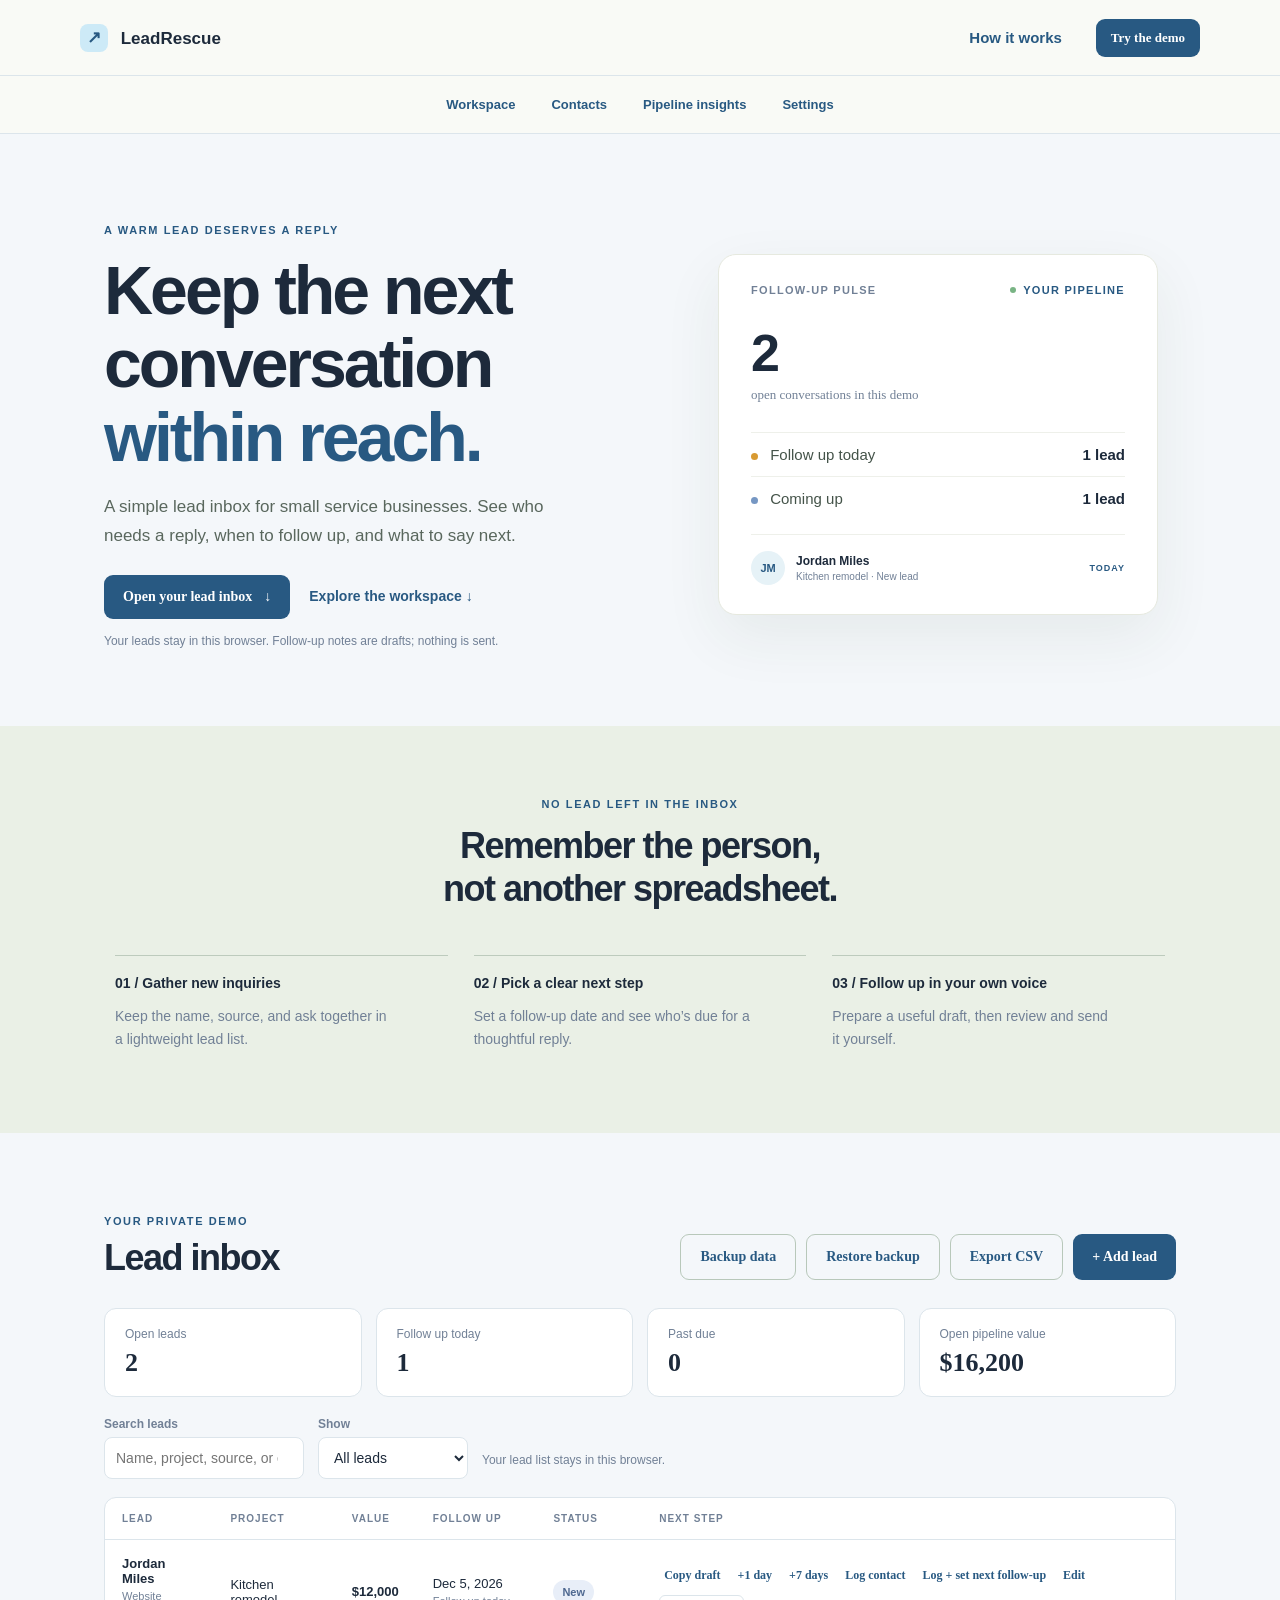
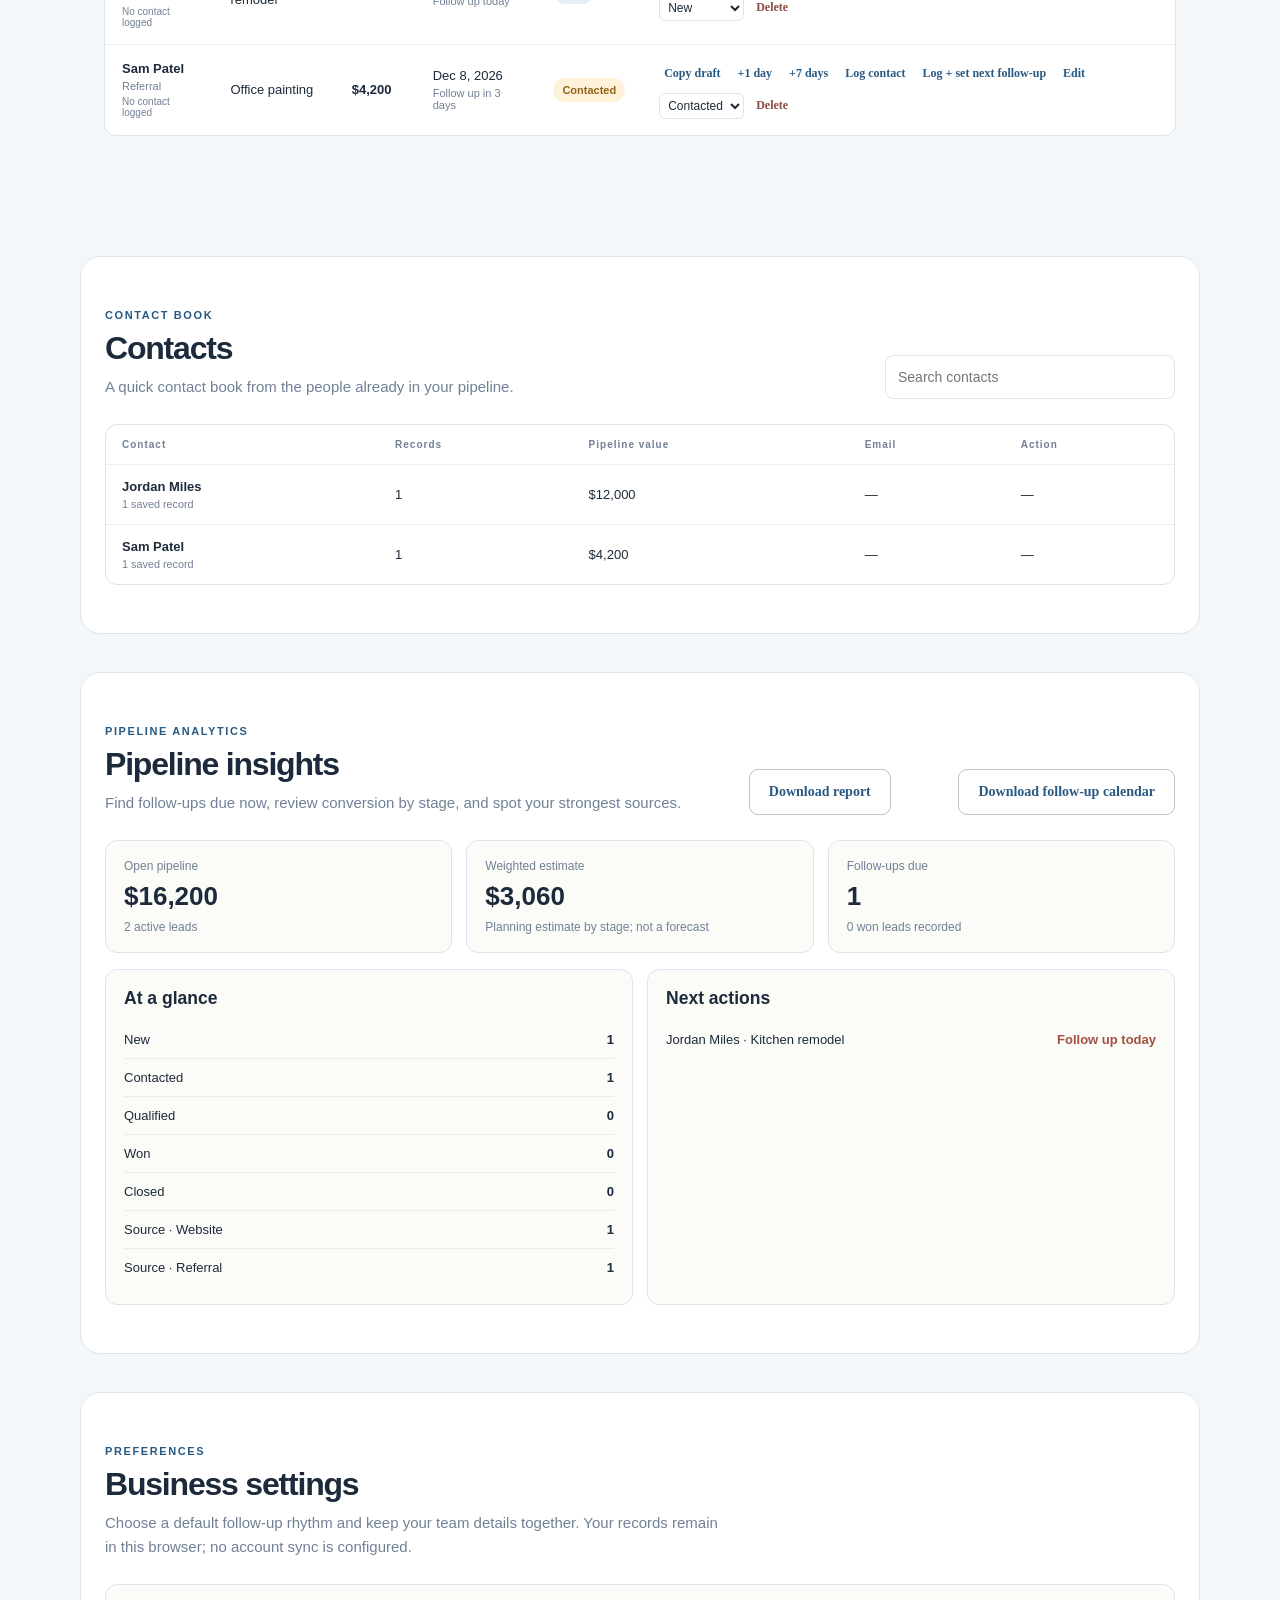
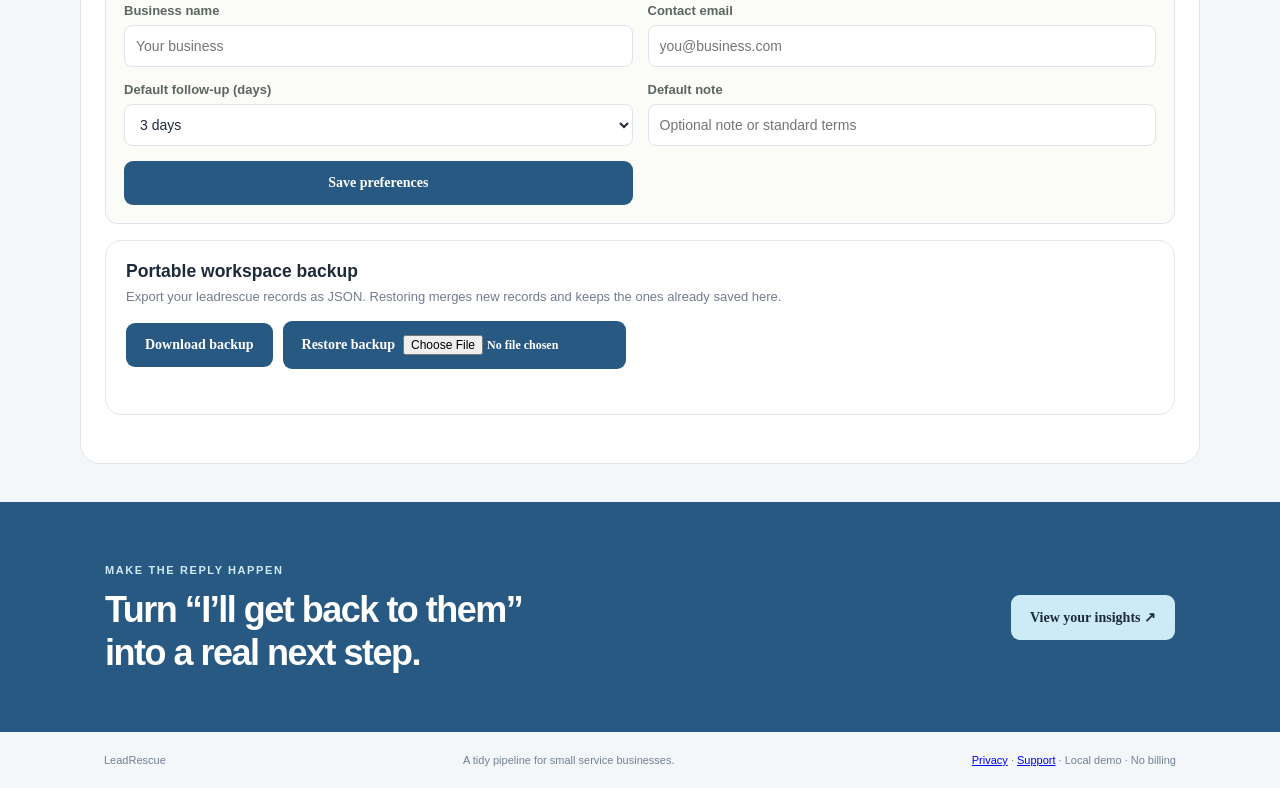
<file: index.html>
<!doctype html><html lang="en"><head><meta charset="utf-8"><meta name="viewport" content="width=device-width,initial-scale=1,viewport-fit=cover"><meta name="theme-color" content="#7478c9"><meta name="apple-mobile-web-app-capable" content="yes"><meta name="apple-mobile-web-app-status-bar-style" content="default"><meta name="description" content="A simple lead inbox that helps small service teams remember the next follow-up."><title>LeadRescue — never lose the next step</title><link rel="manifest" href="manifest.webmanifest"><link rel="icon" href="assets/icon.svg" type="image/svg+xml"><link rel="apple-touch-icon" href="assets/icon-192.png"><link rel="stylesheet" href="style.css"></head><body>
<nav class="topbar"><a class="brand" href="#top"><span class="brand-mark">↗</span> LeadRescue</a><a class="nav-link" href="#how">How it works</a><a class="button button-small" href="#demo">Try the demo</a></nav><nav class="product-nav" aria-label="Workspace pages"><a href="#demo">Workspace</a><a href="#clients">Contacts</a><a href="#insights">Pipeline insights</a><a href="#settings">Settings</a></nav><main id="top"><section class="hero"><div class="hero-copy"><span class="eyebrow">A WARM LEAD DESERVES A REPLY</span><h1>Keep the next<br>conversation<br><em>within reach.</em></h1><p>A simple lead inbox for small service businesses. See who needs a reply, when to follow up, and what to say next.</p><a class="button" href="#demo">Open your lead inbox <span>↓</span></a><a class="text-link" href="#clients">Explore the workspace ↓</a><small class="quiet">Your leads stay in this browser. Follow-up notes are drafts; nothing is sent.</small></div><div class="hero-card"><div class="card-top"><span>FOLLOW-UP PULSE</span><span class="live-dot">YOUR PIPELINE</span></div><div class="hero-total">2<small>open conversations in this demo</small></div><div class="mini-row"><span><i class="dot amber"></i> Follow up today</span><b>1 lead</b></div><div class="mini-row"><span><i class="dot blue"></i> Coming up</span><b>1 lead</b></div><div class="lead-snippet"><span class="avatar">JM</span><div><b>Jordan Miles</b><small>Kitchen remodel · New lead</small></div><span class="next">TODAY</span></div></div></section>
<section class="section intro" id="how"><span class="eyebrow">NO LEAD LEFT IN THE INBOX</span><h2>Remember the person,<br>not another spreadsheet.</h2><div class="features"><article><b>01 / Gather new inquiries</b><p>Keep the name, source, and ask together in a lightweight lead list.</p></article><article><b>02 / Pick a clear next step</b><p>Set a follow-up date and see who’s due for a thoughtful reply.</p></article><article><b>03 / Follow up in your own voice</b><p>Prepare a useful draft, then review and send it yourself.</p></article></div></section>
<section class="workspace" id="demo"><div class="workspace-heading"><div><span class="eyebrow">YOUR PRIVATE DEMO</span><h2>Lead inbox</h2></div><div class="toolbar"><button class="button button-ghost" id="backup-export" type="button">Backup data</button><button class="button button-ghost" id="backup-import" type="button">Restore backup</button><input id="backup-file" type="file" accept="application/json,.json" hidden><button class="button button-ghost" id="export">Export CSV</button><button class="button" id="add-toggle">+ Add lead</button></div></div><div class="stats" id="stats"></div><div class="filters"><label class="search-field">Search leads<input id="lead-search" type="search" placeholder="Name, project, source, or email" autocomplete="off"></label><label>Show<select id="lead-filter"><option value="all">All leads</option><option value="today">Due today</option><option value="overdue">Past due</option><option value="upcoming">Upcoming</option><option value="New">New</option><option value="Contacted">Contacted</option><option value="Qualified">Qualified</option><option value="Won">Won</option><option value="Closed">Closed</option></select></label><span class="filter-note">Your lead list stays in this browser.</span></div><form id="lead-form" class="form-card hidden"><input type="hidden" name="id"><label>Name<input name="name" required placeholder="e.g. Jordan Miles"></label><label>Email<input name="email" type="email" placeholder="jordan@example.com"></label><label>Project / need<input name="need" required placeholder="Kitchen remodel"></label><label>Estimated value ($)<input name="value" type="number" min="0" step="0.01" placeholder="5000"></label><label>Source<input name="source" placeholder="Referral"></label><label>Follow up on<input name="followup" type="date" required></label><label>Status<select name="status"><option>New</option><option>Contacted</option><option>Qualified</option><option>Won</option><option>Closed</option></select></label><label class="wide">Notes<textarea name="notes" rows="2" placeholder="What matters to this person?"></textarea></label><button class="button" type="submit">Save lead</button><button class="button button-ghost" type="button" id="cancel">Cancel</button></form><div class="table-wrap"><table><thead><tr><th>LEAD</th><th>PROJECT</th><th>VALUE</th><th>FOLLOW UP</th><th>STATUS</th><th>NEXT STEP</th></tr></thead><tbody id="leads"></tbody></table></div><div id="empty" class="empty hidden">No open leads need a follow-up. Add a lead when someone reaches out.</div></section>
<section class="feature-page" id="clients"><div class="feature-heading"><div><span class="eyebrow">CONTACT BOOK</span><h2>Contacts</h2><p>A quick contact book from the people already in your pipeline.</p></div><input class="feature-search" id="feature-client-search" type="search" placeholder="Search contacts" aria-label="Search contacts"></div><div id="feature-clients" class="feature-table-wrap"></div></section>
<section class="feature-page" id="insights"><div class="feature-heading"><div><span class="eyebrow">PIPELINE ANALYTICS</span><h2>Pipeline insights</h2><p>Find follow-ups due now, review conversion by stage, and spot your strongest sources.</p></div><button class="button button-ghost" id="feature-export-report" type="button">Download report</button><button class="button button-ghost" id="feature-export-calendar" type="button">Download follow-up calendar</button></div><div class="feature-stats" id="feature-stats"></div><div class="feature-grid"><article class="feature-card"><h3>At a glance</h3><div id="feature-summary"></div></article><article class="feature-card"><h3>Next actions</h3><div id="feature-actions"></div></article></div></section>
<section class="feature-page" id="settings"><div class="feature-heading"><div><span class="eyebrow">PREFERENCES</span><h2>Business settings</h2><p>Choose a default follow-up rhythm and keep your team details together. Your records remain in this browser; no account sync is configured.</p></div></div><form class="settings-card" id="feature-settings"><label>Business name<input name="businessName" maxlength="100" placeholder="Your business"></label><label>Contact email<input name="email" type="email" placeholder="you@business.com"></label><label>Default follow-up (days)<select name="followupDays"><option value="1">1 day</option><option value="2">2 days</option><option value="3">3 days</option><option value="7">7 days</option><option value="14">14 days</option></select></label><label>Default note<input name="note" maxlength="180" placeholder="Optional note or standard terms"></label><button class="button" type="submit">Save preferences</button><span id="feature-settings-status" class="feature-note" role="status"></span></form>
<div class="feature-backup"><div><h3>Portable workspace backup</h3><p>Export your leadrescue records as JSON. Restoring merges new records and keeps the ones already saved here.</p></div><div class="feature-backup-actions"><button class="button" id="feature-backup-export" type="button">Download backup</button><label class="button button-secondary feature-backup-upload">Restore backup<input id="feature-backup-file" type="file" accept="application/json,.json"></label></div><span id="feature-backup-status" class="feature-note" role="status" aria-live="polite"></span></div></section>
<section class="closing"><div><span class="eyebrow">MAKE THE REPLY HAPPEN</span><h2>Turn “I’ll get back to them”<br>into a real next step.</h2></div><a href="#insights" class="button button-light">View your insights ↗</a></section></main><footer><span>LeadRescue</span><span>A tidy pipeline for small service businesses.</span><span><a href="privacy.html">Privacy</a> · <a href="support.html">Support</a> · Local demo · No billing</span></footer><div id="toast" role="status" aria-live="polite"></div><script type="module" src="app.js"></script><script>if ('serviceWorker' in navigator) addEventListener('load', () => navigator.serviceWorker.register('./sw.js').catch(() => {}));</script></body></html>
</file>
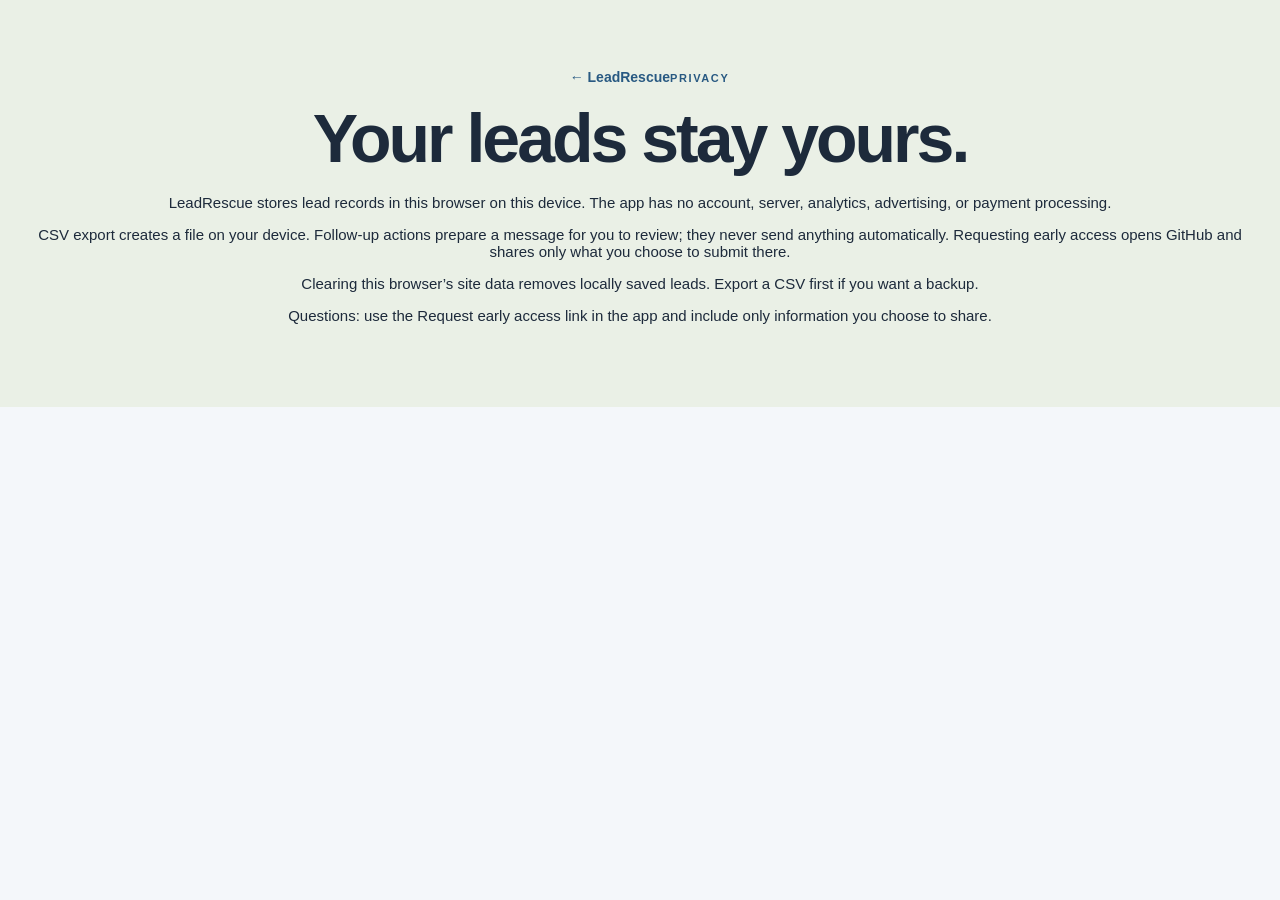
<file: privacy.html>
<!doctype html><html lang="en"><head><meta charset="utf-8"><meta name="viewport" content="width=device-width,initial-scale=1"><meta name="theme-color" content="#7478c9"><title>Privacy — LeadRescue</title><link rel="stylesheet" href="style.css"></head><body><main class="section intro"><a class="text-link" href="./">← LeadRescue</a><span class="eyebrow">PRIVACY</span><h1>Your leads stay yours.</h1><p>LeadRescue stores lead records in this browser on this device. The app has no account, server, analytics, advertising, or payment processing.</p><p>CSV export creates a file on your device. Follow-up actions prepare a message for you to review; they never send anything automatically. Requesting early access opens GitHub and shares only what you choose to submit there.</p><p>Clearing this browser’s site data removes locally saved leads. Export a CSV first if you want a backup.</p><p>Questions: use the Request early access link in the app and include only information you choose to share.</p></main></body></html>
</file>
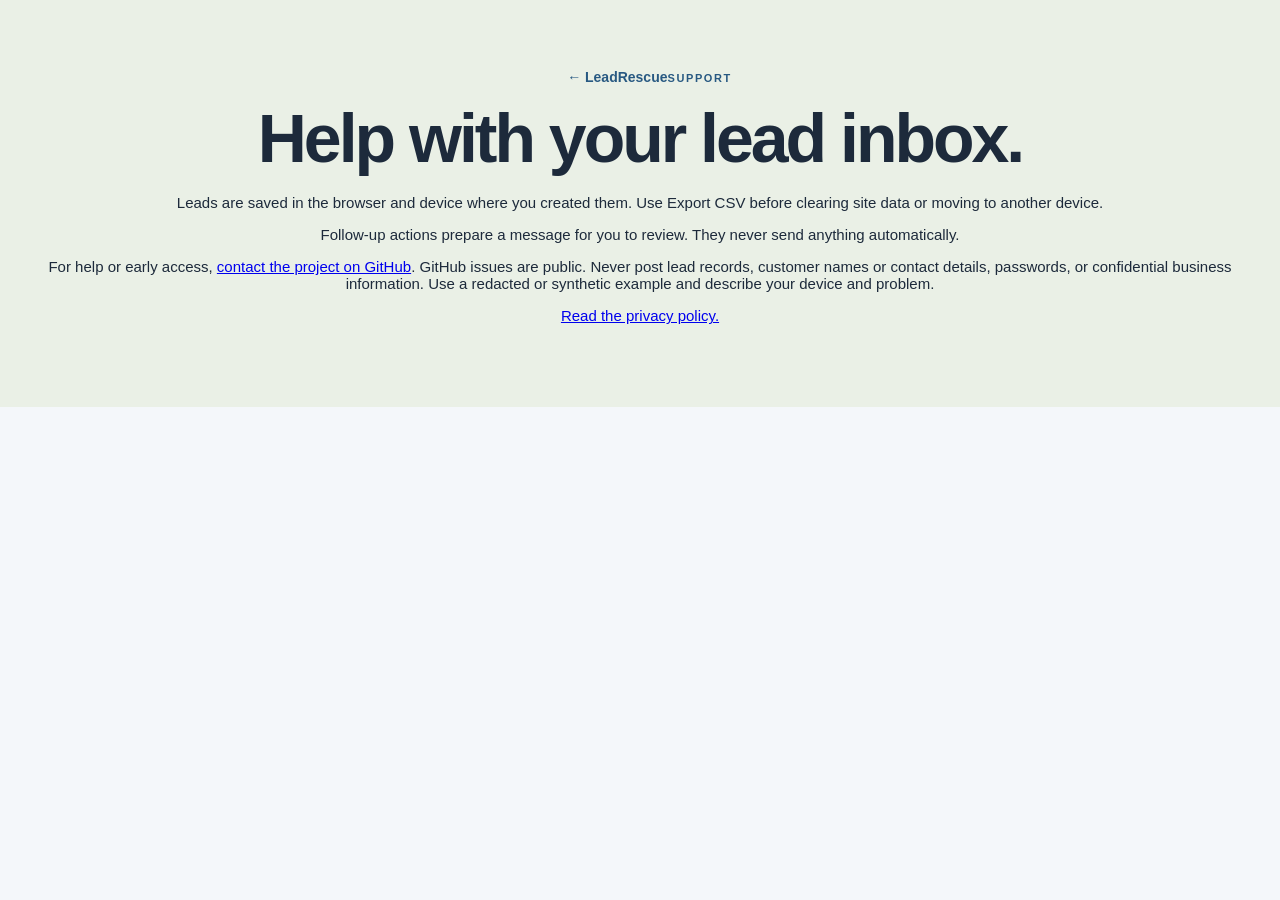
<file: support.html>
<!doctype html><html lang="en"><head><meta charset="utf-8"><meta name="viewport" content="width=device-width,initial-scale=1"><meta name="theme-color" content="#7478c9"><title>Support — LeadRescue</title><link rel="stylesheet" href="style.css"></head><body><main class="section intro"><a class="text-link" href="./">← LeadRescue</a><span class="eyebrow">SUPPORT</span><h1>Help with your lead inbox.</h1><p>Leads are saved in the browser and device where you created them. Use Export CSV before clearing site data or moving to another device.</p><p>Follow-up actions prepare a message for you to review. They never send anything automatically.</p><p>For help or early access, <a href="https://github.com/marksheininwork-netizen/leadrescue/issues/new?title=LeadRescue%20support">contact the project on GitHub</a>. GitHub issues are public. Never post lead records, customer names or contact details, passwords, or confidential business information. Use a redacted or synthetic example and describe your device and problem.</p><p><a href="privacy.html">Read the privacy policy.</a></p></main></body></html>
</file>
<file: style.css>
:root{--ink:#1d2a3b;--muted:#718096;--paper:#f4f7fa;--green:#285982;--lime:#cdeaf7;--line:#dce5eb;--white:#fff;--amber:#d89a32;--blue:#7697c3}*{box-sizing:border-box}html{scroll-behavior:smooth}body{margin:0;background:var(--paper);color:var(--ink);font:15px 'DM Sans',sans-serif}h1,h2,.brand,.hero-total{font-family:Manrope,sans-serif}.topbar{height:76px;padding:0 max(calc((100vw - 1120px)/2),24px);display:flex;align-items:center;gap:34px;border-bottom:1px solid var(--line);background:#f9faf6}.brand{font-size:17px;font-weight:800;text-decoration:none;color:var(--ink);margin-right:auto}.brand-mark{display:inline-grid;place-items:center;background:var(--lime);width:28px;height:28px;border-radius:8px;margin-right:8px;color:var(--green)}.nav-link,.text-link{color:var(--green);text-decoration:none;font-weight:700}.button{display:inline-flex;align-items:center;justify-content:center;gap:12px;border:0;border-radius:9px;background:var(--green);color:white;text-decoration:none;padding:14px 19px;font:700 14px 'DM Sans';cursor:pointer;transition:transform .15s,background .15s}.button:hover{background:#174a34;transform:translateY(-1px)}.button-small{padding:11px 15px;font-size:13px}.button-ghost{background:transparent;color:var(--green);border:1px solid #b8c8ba}.button-ghost:hover{background:#e9eee5;color:var(--green)}.hero{max-width:1120px;margin:auto;padding:86px 24px 78px;display:grid;grid-template-columns:1.05fr .95fr;align-items:center;gap:70px}.eyebrow{font-size:11px;letter-spacing:1.6px;font-weight:800;color:var(--green)}h1{font-size:clamp(43px,5.4vw,68px);line-height:1.08;letter-spacing:-3px;margin:17px 0 19px}h1 em{font-style:normal;color:var(--green)}.hero-copy>p{max-width:490px;font-size:17px;line-height:1.7;color:#59675d;margin:0 0 24px}.text-link{display:inline-block;margin:0 0 0 19px;font-size:14px}.quiet{display:block;color:var(--muted);font-size:12px;margin-top:15px}.hero-card{background:#fff;border:1px solid #e6e9df;border-radius:18px;padding:29px 32px;box-shadow:0 22px 60px #314a3112;max-width:440px;width:100%;justify-self:center}.card-top,.mini-row{display:flex;justify-content:space-between;align-items:center}.card-top{font-size:11px;letter-spacing:1.3px;font-weight:800;color:var(--muted)}.live-dot{color:var(--green)}.live-dot:before{content:"";display:inline-block;background:#79b484;width:6px;height:6px;border-radius:50%;margin:0 7px 1px 0}.hero-total{font-size:52px;letter-spacing:-2px;font-weight:800;margin:27px 0 29px}.hero-total small{display:block;font:13px 'DM Sans';letter-spacing:0;color:var(--muted);margin-top:4px}.mini-row{padding:13px 0;border-top:1px solid #eef0ea;color:#445349}.mini-row b{color:var(--ink)}.dot{display:inline-block;width:7px;height:7px;border-radius:50%;margin-right:8px}.amber{background:var(--amber)}.blue{background:var(--blue)}.meter{height:6px;background:#e9efe7;border-radius:5px;margin:15px 0 0}.meter span{display:block;width:35%;height:100%;background:var(--lime);border-radius:5px}.section{padding:68px 24px}.intro{text-align:center;background:#eaf0e6}.intro h2,.workspace h2,.closing h2{font-size:36px;line-height:1.18;letter-spacing:-1.5px}.intro h2{margin:14px 0 45px}.features{max-width:1050px;margin:auto;display:grid;grid-template-columns:repeat(3,1fr);gap:26px;text-align:left}.features article{border-top:1px solid #bdcbbd;padding-top:18px}.features b{font-size:14px}.features p{font-size:14px;line-height:1.65;color:var(--muted);max-width:280px}.workspace{max-width:1120px;margin:auto;padding:78px 24px 96px}.workspace-heading{display:flex;align-items:end;justify-content:space-between;margin-bottom:28px}.workspace h2{margin:9px 0 0}.toolbar{display:flex;gap:10px}.stats{display:grid;grid-template-columns:repeat(3,1fr);gap:14px;margin-bottom:20px}.stat{padding:18px 20px;border:1px solid var(--line);background:white;border-radius:12px}.stat label{display:block;color:var(--muted);font-size:12px}.stat strong{font:800 26px Manrope;display:block;margin-top:7px}.form-card{display:grid;grid-template-columns:repeat(4,1fr);gap:14px;padding:20px;background:white;border:1px solid var(--line);border-radius:12px;margin-bottom:16px}.form-card label{font-size:12px;font-weight:700;color:#59675d}.form-card input{display:block;width:100%;height:41px;border:1px solid var(--line);border-radius:7px;padding:0 10px;margin-top:6px;font:14px 'DM Sans'}.form-card .wide{grid-column:span 2}.form-card .button{align-self:end;height:41px}.hidden{display:none!important}.table-wrap{overflow:auto;border:1px solid var(--line);border-radius:12px;background:white}table{width:100%;border-collapse:collapse;min-width:720px}th{text-align:left;padding:15px 17px;font-size:10px;letter-spacing:1px;color:var(--muted);border-bottom:1px solid var(--line)}td{padding:16px 17px;border-bottom:1px solid #edf0e9;font-size:13px}tr:last-child td{border-bottom:0}.client-name{font-weight:700}.invoice-number{font-size:11px;color:var(--muted);margin-top:4px}.pill{padding:6px 9px;border-radius:20px;background:#fff2d9;color:#906316;font-weight:700;font-size:11px}.pill.paid{background:#e3f1e5;color:#36704a}.pill.due{background:#e8eef8;color:#4e6890}.row-actions{display:flex;gap:7px;white-space:nowrap}.row-actions button{border:0;background:none;color:var(--green);font:700 12px 'DM Sans';cursor:pointer;padding:5px}.empty{text-align:center;padding:38px;color:var(--muted)}.closing{background:var(--green);color:white;padding:58px max(calc((100vw - 1070px)/2),24px);display:flex;align-items:center;justify-content:space-between}.closing .eyebrow{color:var(--lime)}.closing h2{margin:12px 0 0}.button-light{background:var(--lime);color:var(--ink)}.button-light:hover{background:#c8e459;color:var(--ink)}footer{padding:22px 24px;display:flex;justify-content:space-between;gap:16px;max-width:1120px;margin:auto;color:var(--muted);font-size:11px}#toast{position:fixed;bottom:24px;left:50%;transform:translateX(-50%);background:#17291e;color:#fff;padding:12px 18px;border-radius:8px;opacity:0;transition:opacity .2s;pointer-events:none}#toast.show{opacity:1}@media(max-width:760px){.topbar{gap:13px;height:66px}.nav-link{display:none}.hero{grid-template-columns:1fr;gap:38px;padding-top:60px}.hero-card{justify-self:start}.features,.stats{grid-template-columns:1fr}.features{gap:18px}.workspace-heading{align-items:start;gap:18px;flex-direction:column}.form-card{grid-template-columns:1fr 1fr}.closing{gap:20px;align-items:start;flex-direction:column}.intro h2,.workspace h2,.closing h2{font-size:30px}footer{flex-direction:column}.text-link{margin-left:10px}}

.filters{display:flex;align-items:end;gap:14px;margin:0 0 18px}.filters label{display:block;color:var(--muted);font-size:12px;font-weight:700}.filters input,.filters select{display:block;min-width:200px;height:42px;border:1px solid var(--line);border-radius:8px;background:white;padding:0 11px;margin-top:6px;font:14px "DM Sans",sans-serif;color:var(--ink)}.filters select{min-width:150px}.filters input:focus,.filters select:focus,.form-card input:focus,.form-card textarea:focus,.form-card select:focus{outline:3px solid var(--lime);outline-offset:1px}.filter-note{font-size:12px;color:var(--muted);padding-bottom:12px}.due-note{display:block;font-size:11px;color:var(--muted);margin-top:4px}.row-actions{flex-wrap:wrap}.row-actions button:last-child{color:#8a4d44}.row-actions select{border:1px solid var(--line);border-radius:6px;background:white;padding:4px;color:var(--ink);font:12px "DM Sans",sans-serif}.form-card select{display:block;width:100%;height:41px;border:1px solid var(--line);border-radius:7px;padding:0 10px;margin-top:6px;font:14px "DM Sans",sans-serif;background:#fff}.lead-snippet{border-top:1px solid #eef0ea;margin-top:14px;padding-top:16px;display:flex;align-items:center;gap:11px}.lead-snippet .avatar{display:grid;place-items:center;width:34px;height:34px;border-radius:50%;background:#e6f2f7;color:var(--green);font-weight:800;font-size:11px}.lead-snippet b,.lead-snippet small{display:block}.lead-snippet b{font-size:12px}.lead-snippet small{font-size:10px;color:var(--muted);margin-top:3px}.lead-snippet .next{margin-left:auto;font-size:9px;letter-spacing:1px;font-weight:800;color:var(--green)}@media(max-width:760px){.filters{align-items:stretch;flex-direction:column}.filters input,.filters select{width:100%}.filter-note{padding:0}}
.last-contact{display:block;font-size:10px;color:var(--muted);margin-top:4px}.row-actions button{white-space:nowrap}
@media(max-width:760px){.toolbar{flex-wrap:wrap}.toolbar .button{padding:10px 12px;font-size:12px}}

.stats{grid-template-columns:repeat(4,minmax(0,1fr))}@media(max-width:760px){.stats{grid-template-columns:repeat(2,minmax(0,1fr))}}.value-cell{font-weight:700;white-space:nowrap}

.product-nav{position:sticky;top:0;z-index:5;display:flex;justify-content:center;gap:8px;padding:12px 18px;background:#f9faf6eF;border-bottom:1px solid var(--line);backdrop-filter:blur(12px)}.product-nav a{padding:9px 14px;border-radius:8px;color:var(--green);font-size:13px;font-weight:700;text-decoration:none}.product-nav a:hover,.product-nav a:focus-visible{background:#eaf0e6;outline:2px solid transparent}.feature-page{max-width:1120px;margin:24px auto 38px;padding:48px 24px;background:#fff;border:1px solid var(--line);border-radius:20px;scroll-margin-top:74px}.feature-heading{display:flex;justify-content:space-between;align-items:end;gap:20px;margin-bottom:25px}.feature-heading h2{font-size:32px;letter-spacing:-1.2px;margin:8px 0}.feature-heading p{max-width:620px;color:var(--muted);line-height:1.6;margin:0}.feature-search{width:min(290px,100%);height:44px;padding:0 12px;border:1px solid var(--line);border-radius:8px;font:14px 'DM Sans',sans-serif}.feature-table-wrap{overflow:auto;border:1px solid var(--line);border-radius:12px}.feature-table{width:100%;min-width:640px;border-collapse:collapse}.feature-table th,.feature-table td{padding:14px 16px;border-bottom:1px solid #edf0e9;text-align:left}.feature-table td small{display:block;color:var(--muted);margin-top:4px}.feature-action{color:var(--green);font-weight:700}.feature-empty{padding:30px;color:var(--muted);text-align:center}.feature-stats{display:grid;grid-template-columns:repeat(3,1fr);gap:14px;margin-bottom:16px}.feature-stat,.feature-card,.settings-card{background:#fbfcf8;border:1px solid var(--line);border-radius:12px;padding:18px}.feature-stat span,.feature-stat small{display:block;color:var(--muted);font-size:12px}.feature-stat strong{display:block;font:800 26px Manrope,sans-serif;margin:8px 0}.feature-grid{display:grid;grid-template-columns:repeat(2,1fr);gap:14px}.feature-card h3{margin:0 0 12px}.feature-line{display:flex;justify-content:space-between;gap:12px;border-bottom:1px solid #e9eee5;padding:11px 0;font-size:13px}.feature-line:last-child{border-bottom:0}.feature-line b{white-space:nowrap}.status-risk{color:#a25040}.settings-card{display:grid;grid-template-columns:repeat(2,minmax(0,1fr));gap:15px}.settings-card label{display:grid;gap:7px;color:#59675d;font-size:13px;font-weight:700}.settings-card input,.settings-card select{height:42px;border:1px solid var(--line);border-radius:8px;padding:0 11px;font:14px 'DM Sans',sans-serif;background:white;color:var(--ink)}.feature-note{align-self:center;color:var(--green);font-size:13px}@media(max-width:760px){.product-nav{justify-content:flex-start;overflow:auto}.product-nav a{white-space:nowrap;padding:9px 11px}.feature-page{margin:14px 12px 24px;padding:28px 17px}.feature-heading{align-items:stretch;flex-direction:column}.feature-stats,.feature-grid,.settings-card{grid-template-columns:1fr}}

.feature-backup{margin-top:16px;padding:20px;background:#fff;border:1px solid #e4e7ef;border-radius:16px}.feature-backup h3{margin:0 0 5px}.feature-backup p{margin:0;color:#727c8e;font-size:13px;line-height:1.5}.feature-backup-actions{display:flex;align-items:center;gap:10px;flex-wrap:wrap;margin:15px 0 7px}.feature-backup-upload{display:inline-flex;align-items:center;gap:8px;cursor:pointer}.feature-backup-upload input{max-width:225px;font:inherit;font-size:12px}.feature-backup .feature-note{display:block;min-height:18px}
</file>
